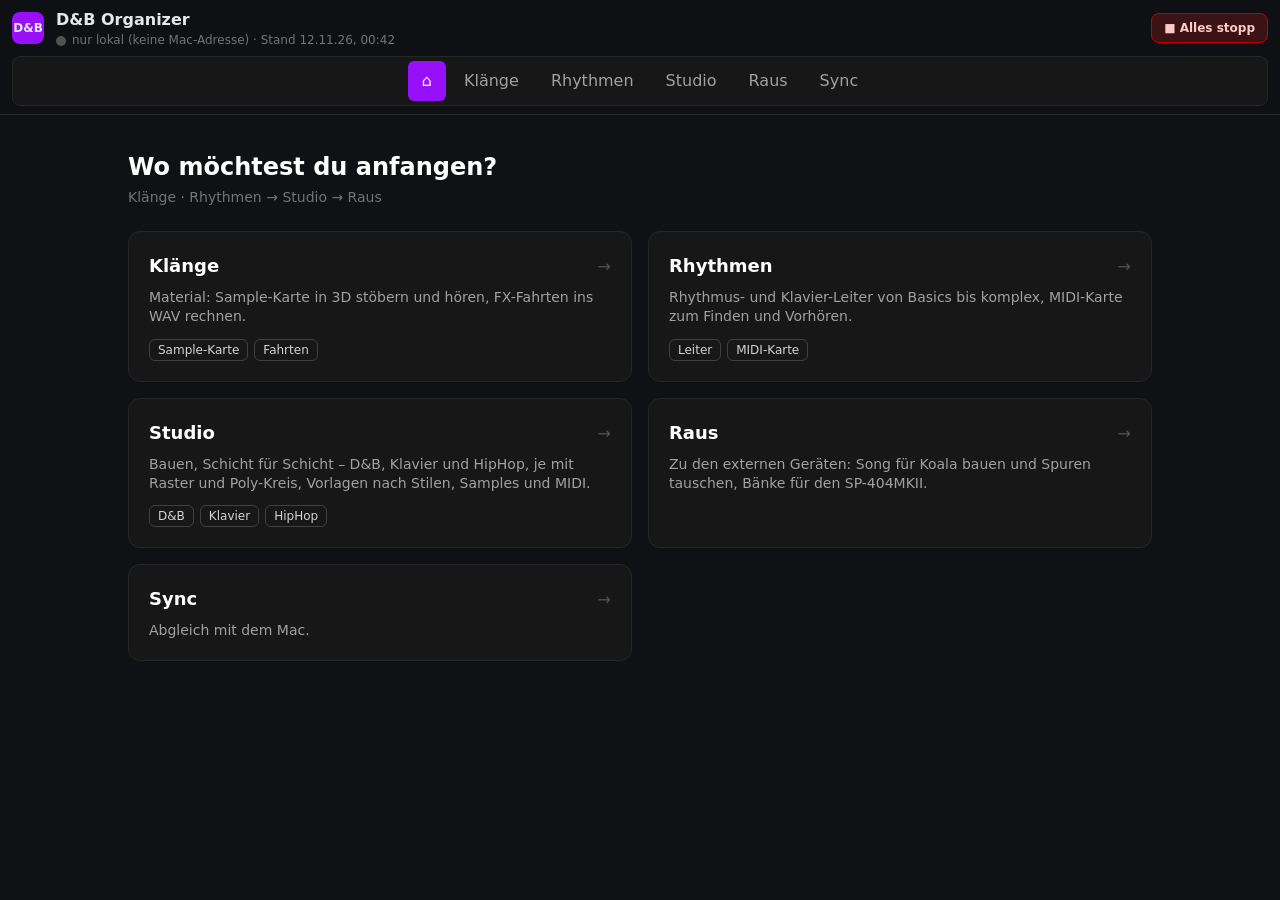
<file: dnb/index.html>
<!doctype html>
<html lang="en">
  <head>
    <meta charset="UTF-8" />
    <link rel="icon" type="image/svg+xml" href="/dnb/favicon.svg" />
    <meta name="viewport" content="width=device-width, initial-scale=1.0" />
    <title>D&amp;B Organizer</title>
    <script type="module" crossorigin src="/dnb/assets/index-C2WDbB-t.js"></script>
    <link rel="stylesheet" crossorigin href="/dnb/assets/index-DlXF4hQv.css">
  <link rel="manifest" href="/dnb/manifest.webmanifest"><link rel="apple-touch-icon" href="/dnb/apple-touch-icon.png"><meta name="apple-mobile-web-app-title" content="D&amp;B"><meta name="apple-mobile-web-app-capable" content="yes"><meta name="apple-mobile-web-app-status-bar-style" content="black-translucent"><meta name="theme-color" content="#0f1115"></head>
  <body>
    <div id="root"></div>
  </body>
</html>
</file>
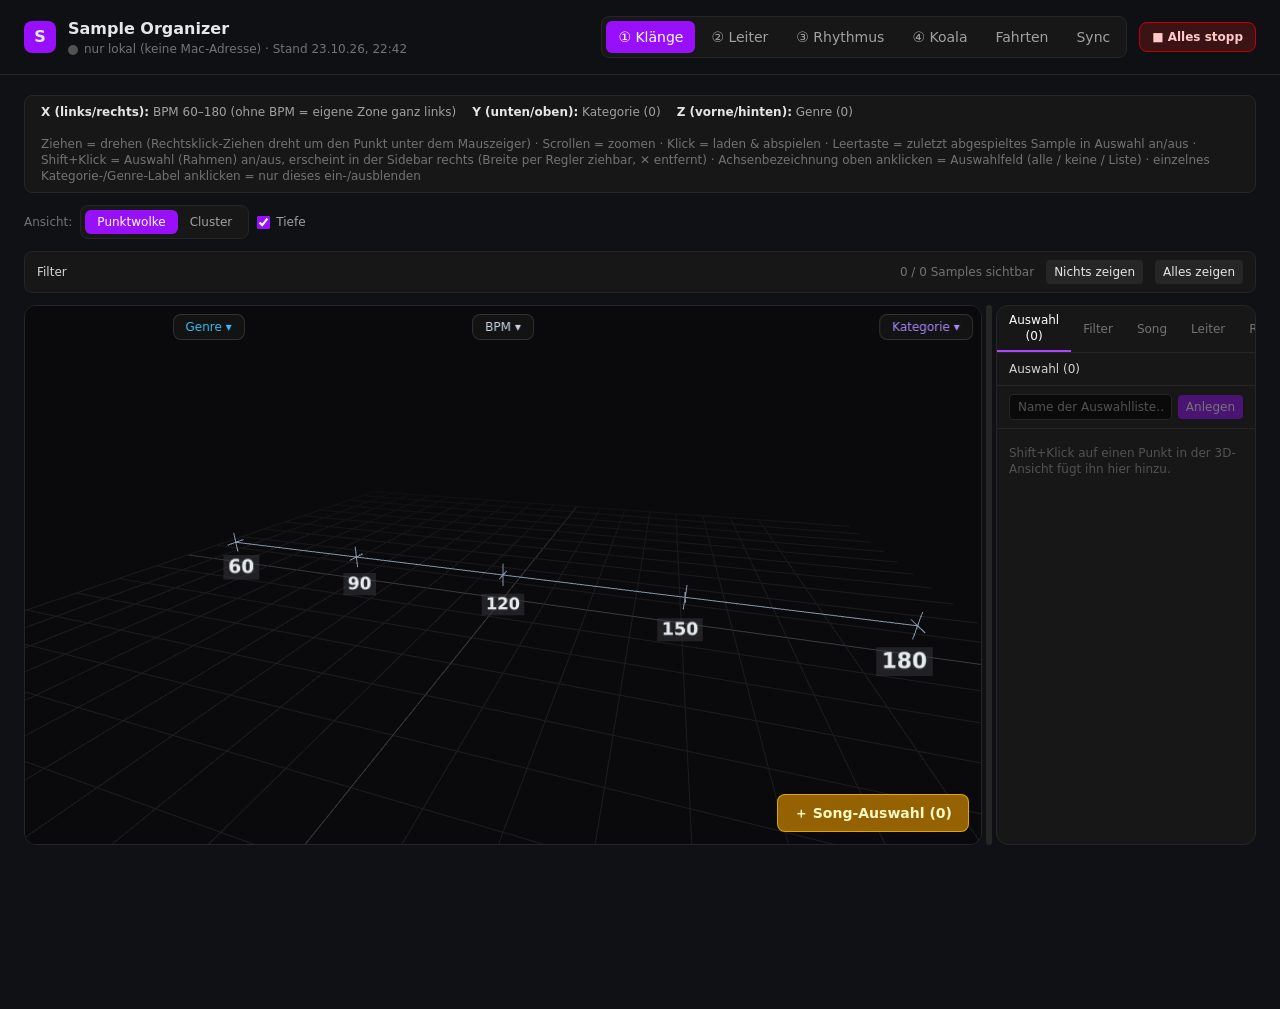
<file: ipad/index.html>
<!doctype html>
<html lang="en">
  <head>
    <meta charset="UTF-8" />
    <link rel="icon" type="image/svg+xml" href="/ipad/favicon.svg" />
    <meta name="viewport" content="width=device-width, initial-scale=1.0" />
    <title>frontend</title>
    <script type="module" crossorigin src="/ipad/assets/index-ISc93fmW.js"></script>
    <link rel="stylesheet" crossorigin href="/ipad/assets/index-rjbQPHoG.css">
  <link rel="manifest" href="/ipad/manifest.webmanifest"><link rel="apple-touch-icon" href="/ipad/apple-touch-icon.png"><meta name="apple-mobile-web-app-capable" content="yes"><meta name="apple-mobile-web-app-status-bar-style" content="black-translucent"><meta name="theme-color" content="#0f1115"></head>
  <body>
    <div id="root"></div>
  </body>
</html>
</file>
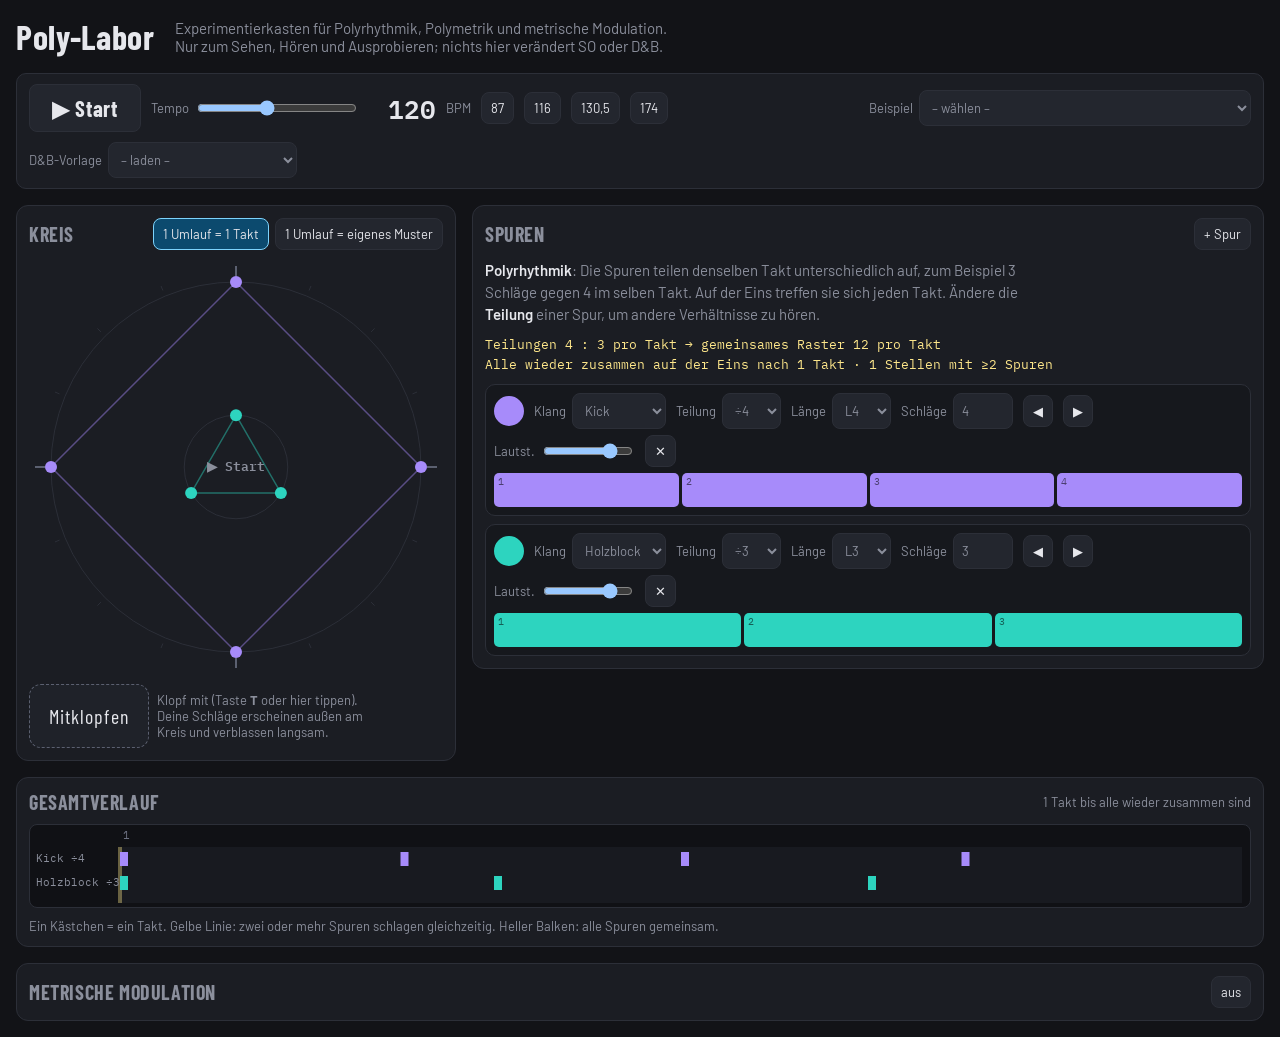
<file: poly/index.html>
<!DOCTYPE html>
<html lang="de">
<head>
<meta charset="utf-8">
<meta name="viewport" content="width=device-width, initial-scale=1">
<title>Poly-Labor</title>
<link rel="preconnect" href="https://fonts.googleapis.com">
<link href="https://fonts.googleapis.com/css2?family=Barlow+Condensed:wght@500;700&family=Barlow:wght@400;500;600&family=IBM+Plex+Mono:wght@400;600&display=swap" rel="stylesheet">
<style>
:root {
  /* Studio-Gerät bei Nacht: dunkle Platte, Spurfarben wie im D&B-Tab. Kreis links, Werkzeug rechts, Gesamtverlauf darunter. */
  --platte: #121317;
  --feld: #1b1d23;
  --kante: #2c2f38;
  --text: #e6e7ec;
  --leise: #8b8f9c;
  --akzent: #7dd3fc;
  --treffer: #fde68a;
  --display: "Barlow Condensed", "Arial Narrow", sans-serif;
  --body: "Barlow", "Helvetica Neue", Arial, sans-serif;
  --mono: "IBM Plex Mono", ui-monospace, Menlo, monospace;
  color-scheme: dark;
}
* { box-sizing: border-box; }
html, body { margin: 0; background: var(--platte); color: var(--text); font-family: var(--body); font-size: 15px; }
button, select, input { font: inherit; color: inherit; }
button:focus-visible, select:focus-visible, input:focus-visible { outline: 2px solid var(--akzent); outline-offset: 2px; }
.seite { max-width: 1400px; margin: 0 auto; padding: 16px; display: flex; flex-direction: column; gap: 16px; }
h1 { font-family: var(--display); font-weight: 700; font-size: 34px; letter-spacing: .02em; margin: 0; text-wrap: balance; }
h2 { font-family: var(--display); font-weight: 700; font-size: 20px; letter-spacing: .03em; margin: 0; text-transform: uppercase; color: var(--leise); }
.kopf { display: flex; flex-wrap: wrap; align-items: center; gap: 12px 20px; }
.kopf p { margin: 0; color: var(--leise); max-width: 62ch; }
.leiste { display: flex; flex-wrap: wrap; align-items: center; gap: 10px; padding: 10px 12px; background: var(--feld); border: 1px solid var(--kante); border-radius: 10px; }
.knopf { min-height: 40px; padding: 0 14px; border-radius: 8px; border: 1px solid var(--kante); background: #23262e; cursor: pointer; }
.knopf:hover { background: #2b2f39; }
.knopf.gross { min-height: 48px; padding: 0 22px; font-family: var(--display); font-size: 22px; font-weight: 700; letter-spacing: .04em; }
.knopf.an { background: #0c4a6e; border-color: var(--akzent); }
.knopf.klein { min-height: 32px; padding: 0 9px; font-size: 13px; }
select, input[type=number] { min-height: 36px; background: #23262e; border: 1px solid var(--kante); border-radius: 8px; padding: 0 8px; }
label.feld { display: flex; align-items: center; gap: 6px; color: var(--leise); font-size: 13px; }
.zahl { font-family: var(--mono); font-variant-numeric: tabular-nums; color: var(--text); }
.bpm { font-family: var(--mono); font-size: 26px; font-weight: 600; min-width: 4.2ch; text-align: right; }
.haupt { display: grid; grid-template-columns: minmax(300px, 440px) minmax(0, 1fr); gap: 16px; align-items: start; }
@media (max-width: 900px) { .haupt { grid-template-columns: 1fr; } }
.karte { background: var(--feld); border: 1px solid var(--kante); border-radius: 12px; padding: 12px; display: flex; flex-direction: column; gap: 10px; min-width: 0; }
.kreisbox { position: relative; }
#kreis { width: 100%; aspect-ratio: 1; display: block; touch-action: manipulation; }
.unterkreis { display: flex; flex-wrap: wrap; gap: 8px; align-items: center; }
.erklaerung { color: var(--leise); line-height: 1.45; max-width: 70ch; margin: 0; }
.erklaerung b { color: var(--text); font-weight: 600; }
.befund { font-family: var(--mono); font-size: 13px; color: var(--treffer); line-height: 1.5; }
.spur { display: flex; flex-direction: column; gap: 6px; padding: 8px; border-radius: 10px; border: 1px solid var(--kante); background: #16181d; }
.spur.stumm { opacity: .5; }
.spurkopf { display: flex; flex-wrap: wrap; align-items: center; gap: 6px 10px; }
.punkt { width: 30px; height: 30px; border-radius: 50%; border: 2px solid var(--farbe); background: var(--farbe); cursor: pointer; flex: none; }
.spur.stumm .punkt { background: transparent; }
.zellen { display: grid; gap: 3px; }
.zelle { height: 34px; border-radius: 5px; border: 1px solid #343844; background: #20232a; cursor: pointer; padding: 0; position: relative; }
.zelle.eins { border-color: #555b6b; }
.zelle.an { background: var(--farbe); border-color: transparent; }
.zelle.jetzt { box-shadow: 0 0 0 2px #fff inset; }
.zelle span { position: absolute; left: 3px; top: 1px; font-size: 10px; color: #6b7080; font-family: var(--mono); pointer-events: none; }
.zelle.an span { color: rgba(0,0,0,.55); }
.verlaufbox { overflow-x: auto; border-radius: 8px; border: 1px solid var(--kante); background: #101115; }
#verlauf, #modband { display: block; }
.hinweis { font-size: 13px; color: var(--leise); margin: 0; }
.tipp { min-width: 120px; min-height: 64px; border-radius: 12px; border: 1px dashed #5b6070; background: #1f2229; font-family: var(--display); font-size: 20px; letter-spacing: .05em; cursor: pointer; touch-action: manipulation; }
.tipp:active { background: #2e3340; }
.reiter { display: flex; flex-wrap: wrap; gap: 6px; }
.modbox[hidden] { display: none; }
@media (prefers-reduced-motion: reduce) { * { transition: none !important; } }
</style>
</head>
<body>
<div class="seite">
  <header class="kopf">
    <h1>Poly-Labor</h1>
    <p>Experimentierkasten für Polyrhythmik, Polymetrik und metrische Modulation. Nur zum Sehen, Hören und Ausprobieren; nichts hier verändert SO oder D&amp;B.</p>
  </header>

  <div class="leiste" role="toolbar" aria-label="Wiedergabe">
    <button id="start" class="knopf gross" type="button">▶ Start</button>
    <label class="feld" for="tempo">Tempo
      <input id="tempo" type="range" min="60" max="200" step="0.5" value="174" style="width:160px">
    </label>
    <span id="bpmAnz" class="bpm" aria-live="off">174</span><span class="hinweis">BPM</span>
    <button class="knopf klein" type="button" data-bpm="87">87</button>
    <button class="knopf klein" type="button" data-bpm="116">116</button>
    <button class="knopf klein" type="button" data-bpm="130.5">130,5</button>
    <button class="knopf klein" type="button" data-bpm="174">174</button>
    <span style="flex:1"></span>
    <label class="feld" for="beispiel">Beispiel
      <select id="beispiel"></select>
    </label>
    <label class="feld" for="dnbVorlage">D&amp;B-Vorlage
      <select id="dnbVorlage"></select>
    </label>
  </div>

  <div class="haupt">
    <section class="karte" aria-label="Kreis">
      <div class="unterkreis">
        <h2 style="margin-right:auto">Kreis</h2>
        <div class="reiter" role="group" aria-label="Was ein Umlauf bedeutet">
          <button id="kTakt" class="knopf klein an" type="button" title="Ein Umlauf = ein Takt. Bei Polymetrik wandern die Muster von Takt zu Takt.">1 Umlauf = 1 Takt</button>
          <button id="kMuster" class="knopf klein" type="button" title="Jeder Ring läuft in der Länge seines eigenen Musters um.">1 Umlauf = eigenes Muster</button>
        </div>
      </div>
      <div class="kreisbox"><canvas id="kreis" aria-label="Kreisdarstellung der Spuren"></canvas></div>
      <div class="unterkreis">
        <button id="tipp" class="tipp" type="button" title="Mitklopfen: Taste T oder hier tippen. Deine Schläge erscheinen als weiße Striche außen am Kreis.">Mitklopfen</button>
        <p class="hinweis" style="max-width:30ch">Klopf mit (Taste <b>T</b> oder hier tippen). Deine Schläge erscheinen außen am Kreis und verblassen langsam.</p>
      </div>
    </section>

    <section class="karte" aria-label="Spuren">
      <div class="unterkreis">
        <h2 style="margin-right:auto">Spuren</h2>
        <button id="neueSpur" class="knopf klein" type="button">+ Spur</button>
      </div>
      <p id="erklaerung" class="erklaerung"></p>
      <div id="befund" class="befund"></div>
      <div id="spuren" style="display:flex;flex-direction:column;gap:8px"></div>
    </section>
  </div>

  <section class="karte" aria-label="Gesamtverlauf">
    <div class="unterkreis">
      <h2 style="margin-right:auto">Gesamtverlauf</h2>
      <span id="zyklusAnz" class="hinweis"></span>
    </div>
    <div class="verlaufbox"><canvas id="verlauf" aria-label="Ganzer Zyklus bis alle Spuren wieder zusammen auf der Eins sind"></canvas></div>
    <p class="hinweis">Ein Kästchen = ein Takt. Gelbe Linie: zwei oder mehr Spuren schlagen gleichzeitig. Heller Balken: alle Spuren gemeinsam.</p>
  </section>

  <section class="karte" aria-label="Metrische Modulation">
    <div class="unterkreis">
      <h2 style="margin-right:auto">Metrische Modulation</h2>
      <button id="modAn" class="knopf klein" type="button">aus</button>
    </div>
    <div id="modbox" class="modbox" hidden>
      <div class="unterkreis">
        <label class="feld" for="modArt">Wechsel
          <select id="modArt"></select>
        </label>
        <label class="feld" for="modA">Takte A <input id="modA" type="number" min="1" max="16" value="2" style="width:64px"></label>
        <label class="feld" for="modB">Takte B <input id="modB" type="number" min="1" max="16" value="2" style="width:64px"></label>
        <button id="bruecke" class="knopf klein an" type="button" title="Spielt den Notenwert, der beim Wechsel gleich bleibt, durchgehend als Klick.">Brücken-Klick an</button>
        <span id="modTempi" class="befund"></span>
      </div>
      <div class="verlaufbox" style="margin-top:10px"><canvas id="modband" aria-label="Zeitstrahl der Abschnitte A und B in echter Dauer"></canvas></div>
      <p class="hinweis" style="margin-top:8px">Abschnitt A im Grundtempo, Abschnitt B im neuen Tempo, dann wieder A. Der Zeitstrahl zeigt echte Dauer: graue Striche sind Viertel, blaue Punkte der Brücken-Klick. Der Klick läuft über den Wechsel hinweg im selben Abstand weiter.</p>
    </div>
  </section>
</div>

<script>
"use strict";
// ---------- Daten aus D&B ----------
const MODULATIONEN = [
  ["q3", "Viertel-Triole → Viertel (×3/2)", 3 / 2],
  ["q3r", "Viertel → Viertel-Triole (×2/3)", 2 / 3],
  ["p8", "punkt. Achtel → Viertel (×4/3)", 4 / 3],
  ["p8r", "Viertel → punkt. Achtel (×3/4)", 3 / 4],
  ["q5", "Viertel-Quintole → Viertel (×5/4)", 5 / 4],
  ["q5r", "Viertel → Viertel-Quintole (×4/5)", 4 / 5],
  ["half", "Halbe → Viertel (Halftime, ×1/2)", 1 / 2],
  ["dbl", "Achtel → Viertel (Doubletime, ×2)", 2],
];
const DNB = [
  ["Grundlagen", {
    basis: { n: "Nur Kick + Snare", kick: [0, 10], snare: [4, 12], ghost: [], hat: [], bass: [0] },
    two: { n: "Two-step", kick: [0, 10], snare: [4, 12], ghost: [], hat: [2, 6, 10, 14], bass: [0, 10] },
    roll: { n: "Rollender Beat", kick: [0, 10], snare: [4, 12], ghost: [7, 9, 15], hat: [0, 2, 3, 6, 8, 10, 11, 14], bass: [0, 3, 10, 13] },
    half: { n: "Halftime", kick: [0, 10], snare: [8], ghost: [], hat: [0, 4, 8, 12], bass: [0, 10] },
  }],
  ["Two-Step-Varianten", {
    twoGhost: { n: "Two-step mit Ghosts", kick: [0, 10], snare: [4, 12], ghost: [7, 14], hat: [2, 6, 10, 14], bass: [0, 10] },
    twoAcht: { n: "Two-step, Achtel-HiHat", kick: [0, 10], snare: [4, 12], ghost: [], hat: [0, 2, 4, 6, 8, 10, 12, 14], bass: [0, 10] },
    twoDopp: { n: "Two-step, Doppelkick", kick: [0, 2, 10], snare: [4, 12], ghost: [], hat: [0, 2, 4, 6, 8, 10, 12, 14], bass: [0, 2, 10] },
    twoSynk: { n: "Two-step, synkopiert", kick: [0, 6, 10], snare: [4, 12], ghost: [], hat: [2, 6, 10, 14], bass: [0, 6, 10] },
    steppy: { n: "Steppy / Dancefloor", kick: [0, 3, 10], snare: [4, 12], ghost: [], hat: [2, 6, 10, 14], bass: [0, 3, 10] },
    liquid: { n: "Liquid (sanft)", kick: [0, 10], snare: [4, 12], ghost: [11], hat: [0, 2, 4, 6, 8, 10, 12, 14, 15], bass: [0, 7, 10] },
  }],
  ["Breakbeat / Jungle", {
    amen: { n: "Amen-Gefühl", kick: [0, 2, 10, 11], snare: [4, 7, 9, 12, 15], ghost: [], hat: [0, 2, 4, 6, 8, 10, 12, 14], bass: [0, 10] },
    think: { n: "Think-Gefühl", kick: [0, 6, 10], snare: [4, 12], ghost: [9, 14], hat: [0, 2, 3, 4, 6, 8, 10, 11, 12, 14], bass: [0, 6, 10] },
    jungle: { n: "Jungle rollend", kick: [0, 10], snare: [4, 12], ghost: [6, 7, 13, 15], hat: [0, 1, 2, 3, 4, 5, 6, 7, 8, 9, 10, 11, 12, 13, 14, 15], bass: [0, 6, 10] },
    jungleK: { n: "Jungle, Kick verschoben", kick: [0, 3, 8, 11], snare: [4, 12], ghost: [14], hat: [0, 2, 4, 6, 8, 10, 12, 14], bass: [0, 3, 8, 11] },
  }],
  ["Halftime / Neuro", {
    halfGhost: { n: "Halftime mit Ghosts", kick: [0, 3, 10], snare: [8], ghost: [14], hat: [0, 2, 4, 6, 8, 10, 12, 14], bass: [0, 3, 10] },
    halfZaeh: { n: "Halftime schleppend", kick: [0, 11], snare: [8], ghost: [], hat: [0, 4, 8, 12], bass: [0] },
    minimal: { n: "Minimal / luftig", kick: [0, 10], snare: [8], ghost: [5, 13], hat: [2, 6, 10, 14], bass: [0, 10] },
    neuro: { n: "Neuro stampfend", kick: [0, 1, 10], snare: [4, 12], ghost: [], hat: [2, 6, 10, 14], bass: [0, 1, 6, 10, 11] },
    jumpup: { n: "Jump-Up", kick: [0, 10], snare: [4, 12], ghost: [], hat: [2, 6, 10, 14], bass: [0, 2, 3, 10, 12] },
  }],
];
const DNB_FLACH = Object.fromEntries(DNB.flatMap(([, g]) => Object.entries(g)));

// ---------- Klänge ----------
const KLAENGE = { kick: "Kick", snare: "Snare", hat: "HiHat", rim: "Rim", clap: "Clap", bass: "Sub-Bass", glocke: "Glocke", holz: "Holzblock" };
const FARBEN = ["#a78bfa", "#2dd4bf", "#fbbf24", "#fb7185", "#7dd3fc", "#a3e635"];
const TEILUNGEN = [1, 2, 3, 4, 5, 6, 7, 8, 9, 10, 11, 12, 13, 14, 15, 16, 20, 24, 32];
const MAX_ZELLEN = 32;

// ---------- Hilfen ----------
const ggT = (a, b) => (b ? ggT(b, a % b) : a);
const kgV = (a, b) => (a / ggT(a, b)) * b;
const euklid = (k, n) => Array.from({ length: n }, (_, i) => ((i * k) % n) < k);
const anIdx = (arr, n) => Array.from({ length: n }, (_, i) => arr.includes(i));
const bruch = (z, n) => { const g = ggT(z, n); z /= g; n /= g; return n === 1 ? String(z) : (z > n ? `${Math.floor(z / n)} ${z % n}/${n}` : `${z}/${n}`); };

// ---------- Zustand ----------
let st = {
  bpm: 174, kreis: "takt",
  spuren: [],
  mod: { an: false, art: "q3", a: 2, b: 2, bruecke: true },
  thema: "rhythmus",
};
let nextId = 1;
function spur(klang, teil, len, hits, laut = 0.8) {
  return { id: nextId++, klang, teil, len, hits: hits.slice(0, len), stumm: false, laut };
}

// ---------- Beispiele ----------
const BEISPIELE = [
  ["Polyrhythmik", [
    ["p32", "3 gegen 2", "rhythmus", 120, () => [spur("kick", 2, 2, [1, 1]), spur("rim", 3, 3, [1, 1, 1])]],
    ["p34", "3 gegen 4", "rhythmus", 120, () => [spur("kick", 4, 4, [1, 1, 1, 1]), spur("holz", 3, 3, [1, 1, 1])]],
    ["p54", "5 gegen 4", "rhythmus", 110, () => [spur("kick", 4, 4, [1, 1, 1, 1]), spur("glocke", 5, 5, [1, 1, 1, 1, 1], 0.5)]],
    ["p74", "7 gegen 4", "rhythmus", 100, () => [spur("kick", 4, 4, [1, 1, 1, 1]), spur("rim", 7, 7, Array(7).fill(1))]],
    ["p345", "3 gegen 4 gegen 5", "rhythmus", 96, () => [spur("kick", 4, 4, [1, 1, 1, 1]), spur("holz", 3, 3, [1, 1, 1]), spur("glocke", 5, 5, Array(5).fill(1), 0.5)]],
    ["pdnb", "Two-step + Viertel-Triolen", "rhythmus", 174, () => [...dnbSpuren("two"), spur("glocke", 6, 6, Array(6).fill(1), 0.45)]],
  ]],
  ["Polymetrik", [
    ["m43", "4er gegen 3er (Achtel)", "metrik", 140, () => [spur("kick", 8, 4, [1, 0, 0, 0]), spur("rim", 8, 3, [1, 0, 0])]],
    ["mhat3", "Two-step + 3er-HiHat", "metrik", 174, () => { const s = dnbSpuren("two"); s[2] = spur("hat", 16, 3, [1, 0, 0], 0.5); return s; }],
    ["mbass5", "Two-step + 5er-Bass", "metrik", 174, () => { const s = dnbSpuren("basis"); s[3] = spur("bass", 16, 5, [1, 0, 0, 1, 0]); s.splice(2, 0, spur("hat", 16, 16, euklid(4, 16).map((x, i) => i % 4 === 2), 0.4)); return s; }],
    ["mklave", "Tresillo 3/8 gegen 4/4", "metrik", 120, () => [spur("kick", 4, 4, [1, 1, 1, 1]), spur("holz", 8, 8, euklid(3, 8)), spur("rim", 16, 6, [1, 0, 0, 1, 0, 0])]],
    ["m567", "5, 6 und 7 Schritte", "metrik", 130, () => [spur("kick", 16, 16, anIdx([0, 10], 16)), spur("rim", 16, 5, [1, 0, 0, 0, 0]), spur("holz", 16, 6, [1, 0, 0, 0, 0, 0]), spur("glocke", 16, 7, [1, 0, 0, 0, 0, 0, 0], 0.45)]],
  ]],
  ["Metrische Modulation", [
    ["mm116", "116 → 174: Triolen werden zu Vierteln", "modulation", 116, () => dnbSpuren("two"), { art: "q3", a: 2, b: 2 }],
    ["mm174", "174 → 116: Viertel werden zu Triolen", "modulation", 174, () => dnbSpuren("two"), { art: "q3r", a: 2, b: 2 }],
    ["mm130", "130,5 → 174: punktierte Achtel werden zu Vierteln", "modulation", 130.5, () => dnbSpuren("two"), { art: "p8", a: 2, b: 2 }],
    ["mmhalf", "174 ↔ Halftime", "modulation", 174, () => dnbSpuren("two"), { art: "half", a: 2, b: 2 }],
  ]],
];
const BEISPIEL_FLACH = Object.fromEntries(BEISPIELE.flatMap(([, l]) => l.map((b) => [b[0], b])));
function dnbSpuren(key) {
  const d = DNB_FLACH[key];
  const snare = [...new Set([...(d.snare || []), ...(d.ghost || [])])];
  return [
    spur("kick", 16, 16, anIdx(d.kick, 16), 0.95),
    spur("snare", 16, 16, anIdx(snare, 16), 0.7),
    spur("hat", 16, 16, anIdx(d.hat, 16), 0.45),
    spur("bass", 16, 16, anIdx(d.bass, 16), 0.7),
  ];
}
const ERKL = {
  rhythmus: "<b>Polyrhythmik</b>: Die Spuren teilen denselben Takt unterschiedlich auf, zum Beispiel 3 Schläge gegen 4 im selben Takt. Auf der Eins treffen sie sich jeden Takt. Ändere die <b>Teilung</b> einer Spur, um andere Verhältnisse zu hören.",
  metrik: "<b>Polymetrik</b>: Die Spuren haben dasselbe Raster, aber ihre Muster sind verschieden lang. Ein 3er-Muster im 16tel-Raster beginnt in jedem Takt an einer anderen Stelle und kommt erst nach mehreren Takten wieder auf die Eins. Ändere die <b>Länge</b> einer Spur.",
  modulation: "<b>Metrische Modulation</b>: Ein Notenwert aus dem alten Tempo wird zum Grundschlag des neuen Tempos. Unten schaltest du zwischen Abschnitt A und B hin und her; der Brücken-Klick bleibt über den Wechsel gleich schnell.",
};

function ladeBeispiel(key) {
  const b = BEISPIEL_FLACH[key];
  if (!b) return;
  st.spuren = b[4]();
  st.bpm = b[3];
  st.thema = b[2];
  if (b[2] === "modulation") st.mod = { ...st.mod, an: true, ...(b[5] || {}) };
  else st.mod.an = false;
  alles();
}

// ---------- Audio ----------
let ctx = null, master = null, rausch = null;
function audio() {
  if (!ctx) {
    ctx = new (window.AudioContext || window.webkitAudioContext)();
    master = ctx.createGain(); master.gain.value = 0.7;
    const komp = ctx.createDynamicsCompressor(); komp.threshold.value = -10;
    master.connect(komp); komp.connect(ctx.destination);
    rausch = ctx.createBuffer(1, ctx.sampleRate, ctx.sampleRate);
    const d = rausch.getChannelData(0); for (let i = 0; i < d.length; i++) d[i] = Math.random() * 2 - 1;
  }
  if (ctx.state === "suspended") ctx.resume();
  return ctx;
}
function huelle(t, v, ab) { const g = ctx.createGain(); g.gain.setValueAtTime(v, t); g.gain.exponentialRampToValueAtTime(0.0008, t + ab); g.connect(master); return g; }
function ton(typ, f, t, v, ab, f2) {
  const o = ctx.createOscillator(); o.type = typ; o.frequency.setValueAtTime(f, t);
  if (f2) o.frequency.exponentialRampToValueAtTime(f2, t + ab * 0.6);
  o.connect(huelle(t, v, ab)); o.start(t); o.stop(t + ab + 0.02);
}
function lärm(t, v, ab, filt, f, q = 1) {
  const s = ctx.createBufferSource(); s.buffer = rausch;
  const fl = ctx.createBiquadFilter(); fl.type = filt; fl.frequency.value = f; fl.Q.value = q;
  s.connect(fl); fl.connect(huelle(t, v, ab)); s.start(t); s.stop(t + ab + 0.02);
}
function spiele(klang, t, v) {
  switch (klang) {
    case "kick": ton("sine", 160, t, v * 1.1, 0.32, 42); break;
    case "snare": lärm(t, v * 0.7, 0.17, "bandpass", 1900, 0.8); ton("triangle", 200, t, v * 0.5, 0.09, 150); break;
    case "hat": lärm(t, v * 0.5, 0.05, "highpass", 7500); break;
    case "rim": ton("square", 1650, t, v * 0.18, 0.035); lärm(t, v * 0.25, 0.02, "bandpass", 3000, 3); break;
    case "clap": [0, 0.011, 0.023].forEach((d, i) => lärm(t + d, v * (i === 2 ? 0.7 : 0.4), i === 2 ? 0.14 : 0.02, "bandpass", 1150, 1.2)); break;
    case "bass": ton("sine", 55, t, v * 1.0, 0.38); ton("triangle", 110, t, v * 0.15, 0.12); break;
    case "glocke": ton("sine", 880, t, v * 0.35, 0.6); ton("sine", 2310, t, v * 0.12, 0.25); break;
    case "holz": ton("sine", 1100, t, v * 0.55, 0.06, 900); break;
    case "klick": ton("sine", 2600, t, v * 0.35, 0.025); break;
  }
}

// ---------- Ablauf ----------
let laeuft = false, timer = null, takt = 0, taktStart = 0, brueckeNaechste = 0;
const taktLog = [];   // {takt, start, dauer, tempo, teil: "A"|"B"|null}
const ereignisse = []; // {t, sid, idx}
const tipps = [];      // {winkel, zeit}
const faktor = () => (MODULATIONEN.find((m) => m[0] === st.mod.art) || MODULATIONEN[0])[2];
function taktInfo(n) {
  if (!st.mod.an) return { tempo: st.bpm, teil: null, abschnittsStart: n === 0 };
  const per = st.mod.a + st.mod.b, pos = n % per;
  const B = pos >= st.mod.a;
  return { tempo: B ? st.bpm * faktor() : st.bpm, teil: B ? "B" : "A", abschnittsStart: pos === 0 || pos === st.mod.a };
}
function planeTakt(n, t0) {
  const info = taktInfo(n), dauer = (4 * 60) / info.tempo;
  st.spuren.forEach((s) => {
    for (let j = 0; j < s.teil; j++) {
      const idx = (n * s.teil + j) % s.len;
      if (!s.hits[idx]) continue;
      const t = t0 + (j * dauer) / s.teil;
      if (!s.stumm) spiele(s.klang, t, s.laut);
      ereignisse.push({ t, sid: s.id, idx });
    }
  });
  if (st.mod.an && st.mod.bruecke) {
    const iv = 60 / (st.bpm * faktor());
    if (info.abschnittsStart) brueckeNaechste = t0;
    while (brueckeNaechste < t0 + dauer - 1e-4) { spiele("klick", brueckeNaechste, 0.6); brueckeNaechste += iv; }
  }
  taktLog.push({ takt: n, start: t0, dauer, tempo: info.tempo, teil: info.teil });
  if (taktLog.length > 40) taktLog.shift();
  if (ereignisse.length > 600) ereignisse.splice(0, ereignisse.length - 600);
  return dauer;
}
function schritt() {
  while (taktStart < ctx.currentTime + 0.15) { taktStart += planeTakt(takt, taktStart); takt++; }
}
function startStopp() {
  audio();
  if (laeuft) {
    laeuft = false; clearInterval(timer); timer = null;
    master.gain.setTargetAtTime(0, ctx.currentTime, 0.01);
    setTimeout(() => { if (!laeuft) master.gain.value = 0.7; }, 120);
  } else {
    laeuft = true; takt = 0; taktStart = ctx.currentTime + 0.06; taktLog.length = 0; ereignisse.length = 0;
    master.gain.cancelScheduledValues(ctx.currentTime); master.gain.value = 0.7;
    schritt(); timer = setInterval(schritt, 25);
  }
  el("start").textContent = laeuft ? "■ Stopp" : "▶ Start";
  el("start").classList.toggle("an", laeuft);
}
// aktuelle Position: {takt, frac, info}
function position() {
  if (!laeuft || !ctx) return null;
  const jetzt = ctx.currentTime;
  for (let i = taktLog.length - 1; i >= 0; i--) {
    const b = taktLog[i];
    if (b.start <= jetzt) return { takt: b.takt, frac: Math.min(1, (jetzt - b.start) / b.dauer), b };
  }
  return null;
}

// ---------- Zyklus ----------
function zyklus() {
  const sp = st.spuren.filter((s) => !s.stumm);
  if (!sp.length) return { L: 1, ticks: 1, takte: 1, zyklTicks: 1 };
  const L = sp.reduce((a, s) => kgV(a, s.teil), 1);               // Ticks pro Takt
  const zyklTicks = sp.reduce((a, s) => kgV(a, (s.len * L) / s.teil), 1);  // bis alle Muster gleichzeitig neu beginnen
  const ganz = kgV(zyklTicks, L);                                  // ... und das auf einer Eins
  return { L, zyklTicks, ticks: ganz, takte: ganz / L };
}
function befund() {
  const z = zyklus(), sp = st.spuren.filter((s) => !s.stumm);
  if (!sp.length) return "Alle Spuren stumm.";
  const zeilen = [];
  const teile = [...new Set(sp.map((s) => s.teil))];
  if (teile.length > 1) zeilen.push(`Teilungen ${sp.map((s) => s.teil).join(" : ")} pro Takt → gemeinsames Raster ${z.L} pro Takt`);
  const laengen = sp.filter((s) => s.len !== s.teil);
  if (laengen.length) zeilen.push(laengen.map((s) => `${KLAENGE[s.klang]} ${s.len} von ${s.teil} = ${bruch(s.len, s.teil)} Takt`).join(" · "));
  // gemeinsame Schläge im Zyklus
  const zaehl = new Map();
  sp.forEach((s) => {
    const schritt = z.L / s.teil;
    for (let c = 0; c * schritt < z.ticks; c++) if (s.hits[c % s.len]) zaehl.set(c * schritt, (zaehl.get(c * schritt) || 0) + 1);
  });
  let zwei = 0, alle = 0;
  zaehl.forEach((v) => { if (v >= 2) zwei++; if (v === sp.length && sp.length > 1) alle++; });
  zeilen.push(`Alle wieder zusammen auf der Eins nach ${z.takte} Takt${z.takte === 1 ? "" : "en"} · ${zwei} Stellen mit ≥2 Spuren${sp.length > 2 ? ` · ${alle} mit allen` : ""}`);
  return zeilen.join("<br>");
}

// ---------- Oberfläche ----------
const el = (id) => document.getElementById(id);
function optionen(sel, liste, wert) { sel.innerHTML = ""; liste.forEach(([v, t]) => { const o = document.createElement("option"); o.value = v; o.textContent = t; if (String(v) === String(wert)) o.selected = true; sel.appendChild(o); }); }
function baueAuswahl() {
  const b = el("beispiel"); b.innerHTML = "";
  const leer = document.createElement("option"); leer.value = ""; leer.textContent = "– wählen –"; b.appendChild(leer);
  BEISPIELE.forEach(([g, l]) => { const og = document.createElement("optgroup"); og.label = g; l.forEach(([k, n]) => { const o = document.createElement("option"); o.value = k; o.textContent = n; og.appendChild(o); }); b.appendChild(og); });
  const d = el("dnbVorlage"); d.innerHTML = "";
  const l2 = document.createElement("option"); l2.value = ""; l2.textContent = "– laden –"; d.appendChild(l2);
  DNB.forEach(([g, o]) => { const og = document.createElement("optgroup"); og.label = g; Object.entries(o).forEach(([k, v]) => { const x = document.createElement("option"); x.value = k; x.textContent = v.n; og.appendChild(x); }); d.appendChild(og); });
  optionen(el("modArt"), MODULATIONEN.map((m) => [m[0], m[1]]), st.mod.art);
}
const zellenRefs = new Map();  // sid -> [buttons]
function baueSpuren() {
  const box = el("spuren"); box.innerHTML = ""; zellenRefs.clear();
  st.spuren.forEach((s, si) => {
    const farbe = FARBEN[si % FARBEN.length];
    const d = document.createElement("div"); d.className = "spur" + (s.stumm ? " stumm" : ""); d.style.setProperty("--farbe", farbe);
    const kopf = document.createElement("div"); kopf.className = "spurkopf";
    const p = document.createElement("button"); p.type = "button"; p.className = "punkt"; p.title = s.stumm ? "Spur einschalten" : "Spur stummschalten"; p.setAttribute("aria-label", p.title);
    p.onclick = () => { s.stumm = !s.stumm; alles(); };
    kopf.appendChild(p);
    const mk = (lbl, inner, id) => { const l = document.createElement("label"); l.className = "feld"; l.htmlFor = id; l.append(lbl, inner); kopf.appendChild(l); return inner; };
    const kl = document.createElement("select"); kl.id = "kl" + s.id; optionen(kl, Object.entries(KLAENGE), s.klang);
    kl.onchange = () => { s.klang = kl.value; speichere(); };
    mk("Klang", kl, kl.id);
    const tl = document.createElement("select"); tl.id = "tl" + s.id; optionen(tl, TEILUNGEN.map((x) => [x, "÷" + x]), s.teil);
    tl.title = "Teilung: Zellen pro Takt";
    tl.onchange = () => {
      const alleAn = s.hits.every(Boolean), k = s.hits.filter(Boolean).length;
      s.teil = Number(tl.value); s.len = Math.min(MAX_ZELLEN, s.teil);
      s.hits = alleAn ? Array(s.len).fill(true) : euklid(Math.min(k, s.len), s.len);
      alles();
    };
    mk("Teilung", tl, tl.id);
    const ln = document.createElement("select"); ln.id = "ln" + s.id; optionen(ln, Array.from({ length: MAX_ZELLEN }, (_, i) => [i + 1, "L" + (i + 1)]), s.len);
    ln.title = "Länge: Zellen im Muster (anders als die Teilung = Polymetrik)";
    ln.onchange = () => { const L = Number(ln.value); s.hits = Array.from({ length: L }, (_, i) => !!s.hits[i]); s.len = L; alles(); };
    mk("Länge", ln, ln.id);
    const k = document.createElement("input"); k.type = "number"; k.min = 0; k.max = s.len; k.value = s.hits.filter(Boolean).length; k.id = "k" + s.id; k.style.width = "60px";
    k.title = "Anzahl Schläge, gleichmäßig verteilt (euklidisch)";
    k.onchange = () => { s.hits = euklid(Math.max(0, Math.min(s.len, Number(k.value) || 0)), s.len); alles(); };
    mk("Schläge", k, k.id);
    const btn = (txt, title, fn) => { const b = document.createElement("button"); b.type = "button"; b.className = "knopf klein"; b.textContent = txt; b.title = title; b.setAttribute("aria-label", title); b.onclick = fn; kopf.appendChild(b); return b; };
    btn("◀", "Muster eine Zelle nach links drehen", () => { s.hits.push(s.hits.shift()); alles(); });
    btn("▶", "Muster eine Zelle nach rechts drehen", () => { s.hits.unshift(s.hits.pop()); alles(); });
    const lt = document.createElement("input"); lt.type = "range"; lt.min = 0; lt.max = 100; lt.value = Math.round(s.laut * 100); lt.id = "lt" + s.id; lt.style.width = "90px";
    lt.oninput = () => { s.laut = lt.value / 100; speichere(); };
    mk("Lautst.", lt, lt.id);
    if (st.spuren.length > 1) btn("✕", "Spur entfernen", () => { st.spuren = st.spuren.filter((x) => x !== s); alles(); });
    d.appendChild(kopf);
    const z = document.createElement("div"); z.className = "zellen"; z.style.gridTemplateColumns = `repeat(${Math.min(s.len, 16)}, minmax(0, 1fr))`;
    const refs = [];
    for (let i = 0; i < s.len; i++) {
      const c = document.createElement("button"); c.type = "button";
      c.className = "zelle" + (s.hits[i] ? " an" : "") + ((i * 4) % s.teil === 0 ? " eins" : "");
      c.setAttribute("aria-label", `Zelle ${i + 1}`); c.setAttribute("aria-pressed", s.hits[i] ? "true" : "false");
      const sp = document.createElement("span"); sp.textContent = i + 1; c.appendChild(sp);
      c.onclick = () => { s.hits[i] = !s.hits[i]; alles(); };
      z.appendChild(c); refs.push(c);
    }
    zellenRefs.set(s.id, refs);
    d.appendChild(z);
    box.appendChild(d);
  });
}
function baueKopf() {
  el("tempo").value = st.bpm;
  el("bpmAnz").textContent = String(st.bpm).replace(".", ",");
  el("kTakt").classList.toggle("an", st.kreis === "takt");
  el("kMuster").classList.toggle("an", st.kreis === "muster");
  el("erklaerung").innerHTML = ERKL[st.thema] || ERKL.rhythmus;
  el("befund").innerHTML = befund();
  const z = zyklus();
  el("zyklusAnz").textContent = `${z.takte} Takt${z.takte === 1 ? "" : "e"} bis alle wieder zusammen sind${z.takte > 128 ? " (gezeigt: die ersten 128)" : ""}`;
  el("modAn").textContent = st.mod.an ? "an" : "aus";
  el("modAn").classList.toggle("an", st.mod.an);
  el("modbox").hidden = !st.mod.an;
  el("modArt").value = st.mod.art; el("modA").value = st.mod.a; el("modB").value = st.mod.b;
  el("bruecke").classList.toggle("an", st.mod.bruecke);
  el("bruecke").textContent = st.mod.bruecke ? "Brücken-Klick an" : "Brücken-Klick aus";
  const f = faktor();
  el("modTempi").textContent = `A ${fmt(st.bpm)} BPM → B ${fmt(st.bpm * f)} BPM`;
}
const fmt = (x) => (Math.round(x * 10) / 10).toString().replace(".", ",");
function alles() { baueKopf(); baueSpuren(); speichere(); groessen(); }
function speichere() { try { localStorage.setItem("poly-labor.v1", JSON.stringify(st)); } catch (e) { /* egal */ } }
function lade() {
  try {
    const x = JSON.parse(localStorage.getItem("poly-labor.v1") || "null");
    if (x && Array.isArray(x.spuren) && x.spuren.length) {
      st = { ...st, ...x, mod: { ...st.mod, ...(x.mod || {}) } };
      st.spuren.forEach((s) => { s.id = nextId++; });
      return true;
    }
  } catch (e) { /* egal */ }
  return false;
}

// ---------- Zeichnen ----------
const kreis = el("kreis"), verlauf = el("verlauf"), modband = el("modband");
let dpr = 1;
function groessen() {
  dpr = window.devicePixelRatio || 1;
  const w = kreis.clientWidth; kreis.width = w * dpr; kreis.height = w * dpr;
  const z = zyklus(), takte = Math.min(128, z.takte);
  const box = verlauf.parentElement.clientWidth;
  const vw = Math.max(box, takte * 56 + 90), vh = 26 + st.spuren.length * 24 + 8;
  verlauf.style.width = vw + "px"; verlauf.style.height = vh + "px"; verlauf.width = vw * dpr; verlauf.height = vh * dpr;
  if (st.mod.an) {
    const mw = modband.parentElement.clientWidth; modband.style.width = mw + "px"; modband.style.height = "110px";
    modband.width = mw * dpr; modband.height = 110 * dpr;
  }
  zeichneVerlaufStatisch();
}
let verlaufBild = null;
function zeichneVerlaufStatisch() {
  const g = verlauf.getContext("2d"), W = verlauf.width / dpr, H = verlauf.height / dpr;
  g.setTransform(dpr, 0, 0, dpr, 0, 0); g.clearRect(0, 0, W, H);
  const z = zyklus(), takte = Math.min(128, z.takte), x0 = 90, bw = (W - x0 - 8) / takte, top = 22, rh = 24;
  g.font = "11px 'IBM Plex Mono', monospace"; g.textBaseline = "middle";
  for (let b = 0; b < takte; b++) {
    const x = x0 + b * bw;
    g.fillStyle = b % 2 ? "#15171c" : "#181a20"; g.fillRect(x, top, bw, H - top - 4);
    g.fillStyle = "#6b7080"; g.fillText(String(b + 1), x + 3, 11);
  }
  // Zusammentreffen
  const sp = st.spuren.filter((s) => !s.stumm), zaehl = new Map(), tps = z.L * takte;
  sp.forEach((s) => { const sch = z.L / s.teil; for (let c = 0; c * sch < tps; c++) if (s.hits[c % s.len]) zaehl.set(c * sch, (zaehl.get(c * sch) || 0) + 1); });
  zaehl.forEach((v, tick) => {
    if (v < 2) return;
    const x = x0 + (tick / z.L) * bw;
    const alle = v === sp.length && sp.length > 1;
    g.fillStyle = alle ? "rgba(253,230,138,.38)" : "rgba(253,230,138,.16)";
    g.fillRect(x - (alle ? 2 : 0.5), top, alle ? 4 : 1.5, H - top - 4);
  });
  st.spuren.forEach((s, si) => {
    const y = top + si * rh + rh / 2;
    g.fillStyle = "#8b8f9c"; g.fillText(KLAENGE[s.klang] + (s.len !== s.teil ? ` ${s.len}/${s.teil}` : ` ÷${s.teil}`), 6, y);
    g.fillStyle = FARBEN[si % FARBEN.length]; g.globalAlpha = s.stumm ? 0.25 : 1;
    const cw = bw / s.teil;
    for (let c = 0; c < takte * s.teil; c++) {
      const idx = c % s.len;
      if (!s.hits[idx]) continue;
      const x = x0 + c * cw;
      g.fillRect(x, y - 7, Math.max(2, Math.min(cw - 1, 8)), 14);
      if (idx === 0 && s.len !== s.teil) { g.fillStyle = "#fff"; g.fillRect(x, y - 9, 2, 18); g.fillStyle = FARBEN[si % FARBEN.length]; }
    }
    g.globalAlpha = 1;
  });
  verlaufBild = g.getImageData(0, 0, verlauf.width, verlauf.height);
}
function zeichneVerlauf(pos) {
  if (!verlaufBild) return;
  const g = verlauf.getContext("2d"); g.setTransform(1, 0, 0, 1, 0, 0); g.putImageData(verlaufBild, 0, 0);
  if (!pos) return;
  g.setTransform(dpr, 0, 0, dpr, 0, 0);
  const W = verlauf.width / dpr, H = verlauf.height / dpr, z = zyklus(), takte = Math.min(128, z.takte), x0 = 90, bw = (W - x0 - 8) / takte;
  const t = (pos.takt % z.takte) + pos.frac;
  if (t > takte) return;
  const x = x0 + t * bw;
  g.fillStyle = "#ffffff"; g.fillRect(x - 1, 18, 2, H - 20);
}
function zeichneKreis(pos) {
  const g = kreis.getContext("2d"), W = kreis.width / dpr;
  g.setTransform(dpr, 0, 0, dpr, 0, 0); g.clearRect(0, 0, W, W);
  const c = W / 2, rMax = W / 2 - 22, n = st.spuren.length, rMin = Math.max(30, rMax * 0.28);
  const jetzt = ctx ? ctx.currentTime : 0;
  // Viertel-Marken
  for (let q = 0; q < 16; q++) {
    const a = (q / 16) * Math.PI * 2 - Math.PI / 2, lang = q % 4 === 0;
    g.strokeStyle = lang ? "#5b6070" : "#2c2f38"; g.lineWidth = lang ? 2 : 1;
    g.beginPath(); g.moveTo(c + Math.cos(a) * (rMax + 6), c + Math.sin(a) * (rMax + 6)); g.lineTo(c + Math.cos(a) * (rMax + (lang ? 16 : 11)), c + Math.sin(a) * (rMax + (lang ? 16 : 11))); g.stroke();
  }
  st.spuren.forEach((s, si) => {
    const r = n === 1 ? rMax : rMax - (si * (rMax - rMin)) / (n - 1);
    const farbe = FARBEN[si % FARBEN.length];
    g.globalAlpha = s.stumm ? 0.25 : 1;
    g.strokeStyle = "#2c2f38"; g.lineWidth = 1; g.beginPath(); g.arc(c, c, r, 0, Math.PI * 2); g.stroke();
    // Punkte dieses Rings
    let punkte;
    const tk = pos ? pos.takt : 0;
    if (st.kreis === "takt") {
      punkte = Array.from({ length: s.teil }, (_, j) => { const idx = (tk * s.teil + j) % s.len; return { a: j / s.teil, an: s.hits[idx], idx }; });
    } else {
      punkte = Array.from({ length: s.len }, (_, i) => ({ a: i / s.len, an: s.hits[i], idx: i }));
    }
    // Vieleck
    const an = punkte.filter((p) => p.an);
    if (an.length > 1) {
      g.strokeStyle = farbe; g.globalAlpha = (s.stumm ? 0.15 : 0.45); g.lineWidth = 1.5; g.beginPath();
      an.forEach((p, i) => { const a = p.a * Math.PI * 2 - Math.PI / 2, x = c + Math.cos(a) * r, y = c + Math.sin(a) * r; if (i) g.lineTo(x, y); else g.moveTo(x, y); });
      g.closePath(); g.stroke(); g.globalAlpha = s.stumm ? 0.25 : 1;
    }
    punkte.forEach((p) => {
      const a = p.a * Math.PI * 2 - Math.PI / 2, x = c + Math.cos(a) * r, y = c + Math.sin(a) * r;
      const blitz = ereignisse.some((e) => e.sid === s.id && e.idx === p.idx && jetzt >= e.t && jetzt - e.t < 0.12);
      g.beginPath(); g.arc(x, y, blitz ? 9 : p.an ? 6 : 2.5, 0, Math.PI * 2);
      g.fillStyle = p.an ? (blitz ? "#ffffff" : farbe) : "#3a3e4a"; g.fill();
    });
    // Zeiger je Ring
    if (pos) {
      let f;
      if (st.kreis === "takt") f = pos.frac;
      else { const zelle = pos.takt * s.teil + pos.frac * s.teil; f = (zelle % s.len) / s.len; }
      const a = f * Math.PI * 2 - Math.PI / 2;
      g.strokeStyle = farbe; g.lineWidth = 2; g.globalAlpha = s.stumm ? 0.2 : 0.9;
      g.beginPath(); g.arc(c, c, r, a - 0.08, a + 0.08); g.stroke();
    }
    g.globalAlpha = 1;
  });
  if (pos && st.kreis === "takt") {
    const a = pos.frac * Math.PI * 2 - Math.PI / 2;
    g.strokeStyle = "rgba(255,255,255,.55)"; g.lineWidth = 1.5;
    g.beginPath(); g.moveTo(c, c); g.lineTo(c + Math.cos(a) * (rMax + 4), c + Math.sin(a) * (rMax + 4)); g.stroke();
  }
  // Mitklopfen
  const nun = performance.now();
  for (let i = tipps.length - 1; i >= 0; i--) {
    const tp = tipps[i], alt = (nun - tp.zeit) / 4000;
    if (alt > 1) { tipps.splice(i, 1); continue; }
    const a = tp.winkel * Math.PI * 2 - Math.PI / 2;
    g.strokeStyle = `rgba(255,255,255,${1 - alt})`; g.lineWidth = 3;
    g.beginPath(); g.moveTo(c + Math.cos(a) * (rMax + 4), c + Math.sin(a) * (rMax + 4)); g.lineTo(c + Math.cos(a) * (rMax + 20), c + Math.sin(a) * (rMax + 20)); g.stroke();
  }
  // Mitte: Takt und Tempo
  g.fillStyle = "#8b8f9c"; g.textAlign = "center"; g.textBaseline = "middle";
  g.font = "600 13px 'IBM Plex Mono', monospace";
  if (pos) {
    g.fillText(`Takt ${pos.takt + 1}`, c, c - 10);
    g.fillStyle = pos.b.teil === "B" ? "#7dd3fc" : "#e6e7ec";
    g.fillText(`${fmt(pos.b.tempo)} BPM${pos.b.teil ? " · " + pos.b.teil : ""}`, c, c + 10);
  } else g.fillText("▶ Start", c, c);
  g.textAlign = "start";
}
function zeichneModband(pos) {
  if (!st.mod.an) return;
  const g = modband.getContext("2d"), W = modband.width / dpr, H = 110;
  g.setTransform(dpr, 0, 0, dpr, 0, 0); g.clearRect(0, 0, W, H);
  const f = faktor(), dA = (4 * 60) / st.bpm, dB = dA / f, per = st.mod.a + st.mod.b;
  const gesamt = st.mod.a * dA + st.mod.b * dB, sx = (W - 20) / gesamt, x0 = 10;
  const abschnitt = (start, takte, dauer, tempo, name, farbe) => {
    const x = x0 + start * sx, w = takte * dauer * sx;
    g.fillStyle = farbe; g.fillRect(x, 18, w, 54);
    g.fillStyle = "#e6e7ec"; g.font = "600 12px 'IBM Plex Mono', monospace"; g.textBaseline = "middle";
    g.fillText(`${name} · ${fmt(tempo)} BPM`, x + 6, 10);
    for (let b = 0; b <= takte * 4; b++) {
      const bx = x + (b * dauer * sx) / 4;
      g.fillStyle = b % 4 === 0 ? "#8b8f9c" : "#4b5060"; g.fillRect(bx, b % 4 === 0 ? 18 : 30, b % 4 === 0 ? 2 : 1, b % 4 === 0 ? 54 : 30);
    }
  };
  abschnitt(0, st.mod.a, dA, st.bpm, "A", "#1d2027");
  abschnitt(st.mod.a * dA, st.mod.b, dB, st.bpm * f, "B", "#14283a");
  // Brücken-Klick
  const iv = 60 / (st.bpm * f);
  g.fillStyle = "#7dd3fc";
  const punkte = (s0, s1) => { for (let t = s0; t < s1 - 1e-6; t += iv) { g.beginPath(); g.arc(x0 + t * sx, 88, 3.2, 0, Math.PI * 2); g.fill(); } };
  punkte(0, st.mod.a * dA); punkte(st.mod.a * dA, gesamt);
  g.fillStyle = "#8b8f9c"; g.font = "11px 'IBM Plex Mono', monospace"; g.fillText("Brücken-Klick", x0, 102);
  if (pos) {
    const im = pos.takt % per;
    let t = im < st.mod.a ? (im + pos.frac) * dA : st.mod.a * dA + (im - st.mod.a + pos.frac) * dB;
    g.fillStyle = "#fff"; g.fillRect(x0 + t * sx - 1, 16, 2, 80);
  }
}
let letzteZellen = new Map();
function zellenJetzt(pos) {
  st.spuren.forEach((s) => {
    const refs = zellenRefs.get(s.id); if (!refs) return;
    const idx = pos ? Math.floor(pos.takt * s.teil + pos.frac * s.teil) % s.len : -1;
    const alt = letzteZellen.get(s.id);
    if (alt === idx) return;
    if (alt != null && refs[alt]) refs[alt].classList.remove("jetzt");
    if (idx >= 0 && refs[idx]) refs[idx].classList.add("jetzt");
    letzteZellen.set(s.id, idx);
  });
}
function bild() {
  const pos = position();
  zeichneKreis(pos); zeichneVerlauf(pos); zeichneModband(pos); zellenJetzt(pos);
  requestAnimationFrame(bild);
}

// ---------- Bedienung ----------
function tippen() {
  const pos = position();
  if (!pos) return;
  let w;
  if (st.kreis === "takt") w = pos.frac;
  else { const s = st.spuren[0]; w = ((pos.takt * s.teil + pos.frac * s.teil) % s.len) / s.len; }
  tipps.push({ winkel: w, zeit: performance.now() });
  audio(); spiele("klick", ctx.currentTime, 0.4);
}
el("start").onclick = startStopp;
el("tempo").oninput = (e) => { st.bpm = Number(e.target.value); baueKopf(); speichere(); };
document.querySelectorAll("[data-bpm]").forEach((b) => { b.onclick = () => { st.bpm = Number(b.dataset.bpm); baueKopf(); speichere(); }; });
el("beispiel").onchange = (e) => { if (e.target.value) ladeBeispiel(e.target.value); };
el("dnbVorlage").onchange = (e) => { const k = e.target.value; if (!k) return; const rest = st.spuren.filter((s, i) => i >= 4); st.spuren = [...dnbSpuren(k), ...rest]; alles(); e.target.value = ""; };
el("kTakt").onclick = () => { st.kreis = "takt"; baueKopf(); speichere(); };
el("kMuster").onclick = () => { st.kreis = "muster"; baueKopf(); speichere(); };
el("neueSpur").onclick = () => { if (st.spuren.length >= 6) return; st.spuren.push(spur("rim", 3, 3, [true, true, true], 0.6)); alles(); };
el("modAn").onclick = () => { st.mod.an = !st.mod.an; if (st.mod.an) st.thema = "modulation"; alles(); };
el("modArt").onchange = (e) => { st.mod.art = e.target.value; alles(); };
el("modA").onchange = (e) => { st.mod.a = Math.max(1, Math.min(16, Number(e.target.value) || 1)); alles(); };
el("modB").onchange = (e) => { st.mod.b = Math.max(1, Math.min(16, Number(e.target.value) || 1)); alles(); };
el("bruecke").onclick = () => { st.mod.bruecke = !st.mod.bruecke; baueKopf(); speichere(); };
el("tipp").addEventListener("pointerdown", (e) => { e.preventDefault(); tippen(); });
window.addEventListener("keydown", (e) => {
  const tag = e.target.tagName;
  if (tag === "INPUT" || tag === "SELECT") return;
  if (e.code === "Space") { e.preventDefault(); startStopp(); }
  else if (e.key === "t" || e.key === "T") tippen();
});
window.addEventListener("keyup", (e) => { if (e.code === "Space" && e.target.tagName === "BUTTON") e.preventDefault(); });
window.addEventListener("resize", groessen);

baueAuswahl();
if (!lade()) ladeBeispiel("p34"); else alles();
if (document.fonts && document.fonts.ready) document.fonts.ready.then(groessen);
requestAnimationFrame(bild);
</script>
</body>
</html>
</file>
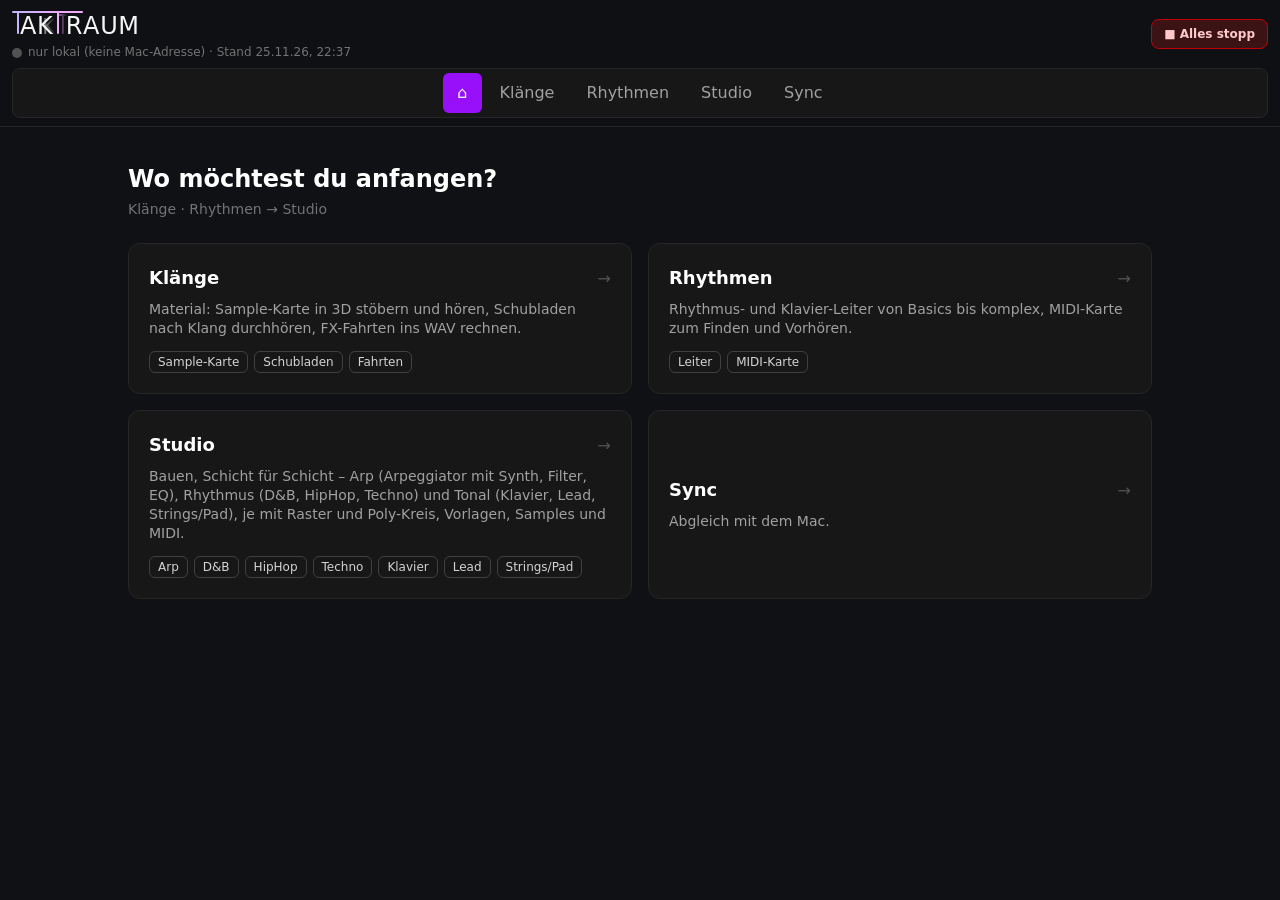
<file: taktraum/index.html>
<!doctype html>
<html lang="en">
  <head>
    <meta charset="UTF-8" />
    <link rel="icon" type="image/svg+xml" href="/taktraum/favicon.svg" />
    <meta name="viewport" content="width=device-width, initial-scale=1.0" />
    <title>Taktraum</title>
    <script type="module" crossorigin src="/taktraum/assets/index-ChAXoGzP.js"></script>
    <link rel="stylesheet" crossorigin href="/taktraum/assets/index-F6hFoPWX.css">
  <link rel="manifest" href="/taktraum/manifest.webmanifest"><link rel="apple-touch-icon" href="/taktraum/apple-touch-icon.png"><meta name="apple-mobile-web-app-title" content="D&amp;B"><meta name="apple-mobile-web-app-capable" content="yes"><meta name="apple-mobile-web-app-status-bar-style" content="black-translucent"><meta name="theme-color" content="#0f1115"></head>
  <body>
    <div id="root"></div>
  </body>
</html>
</file>
